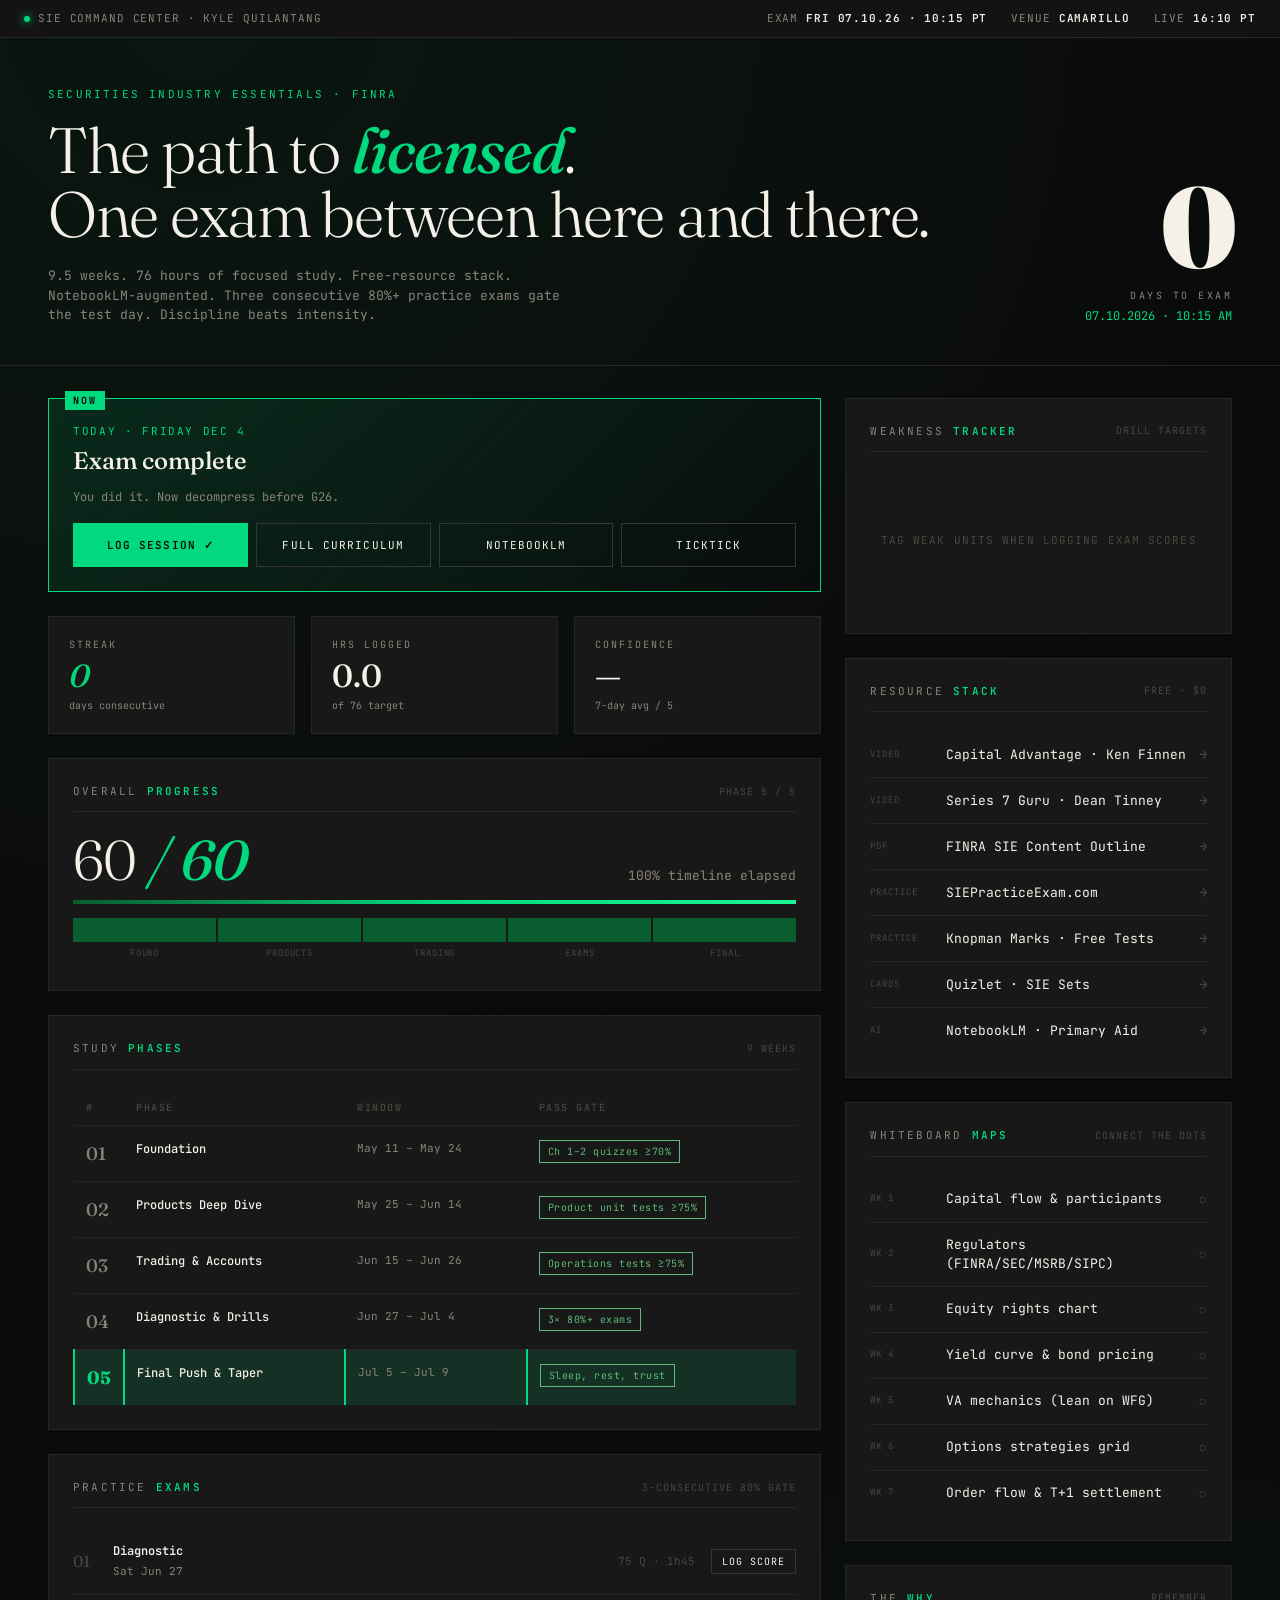
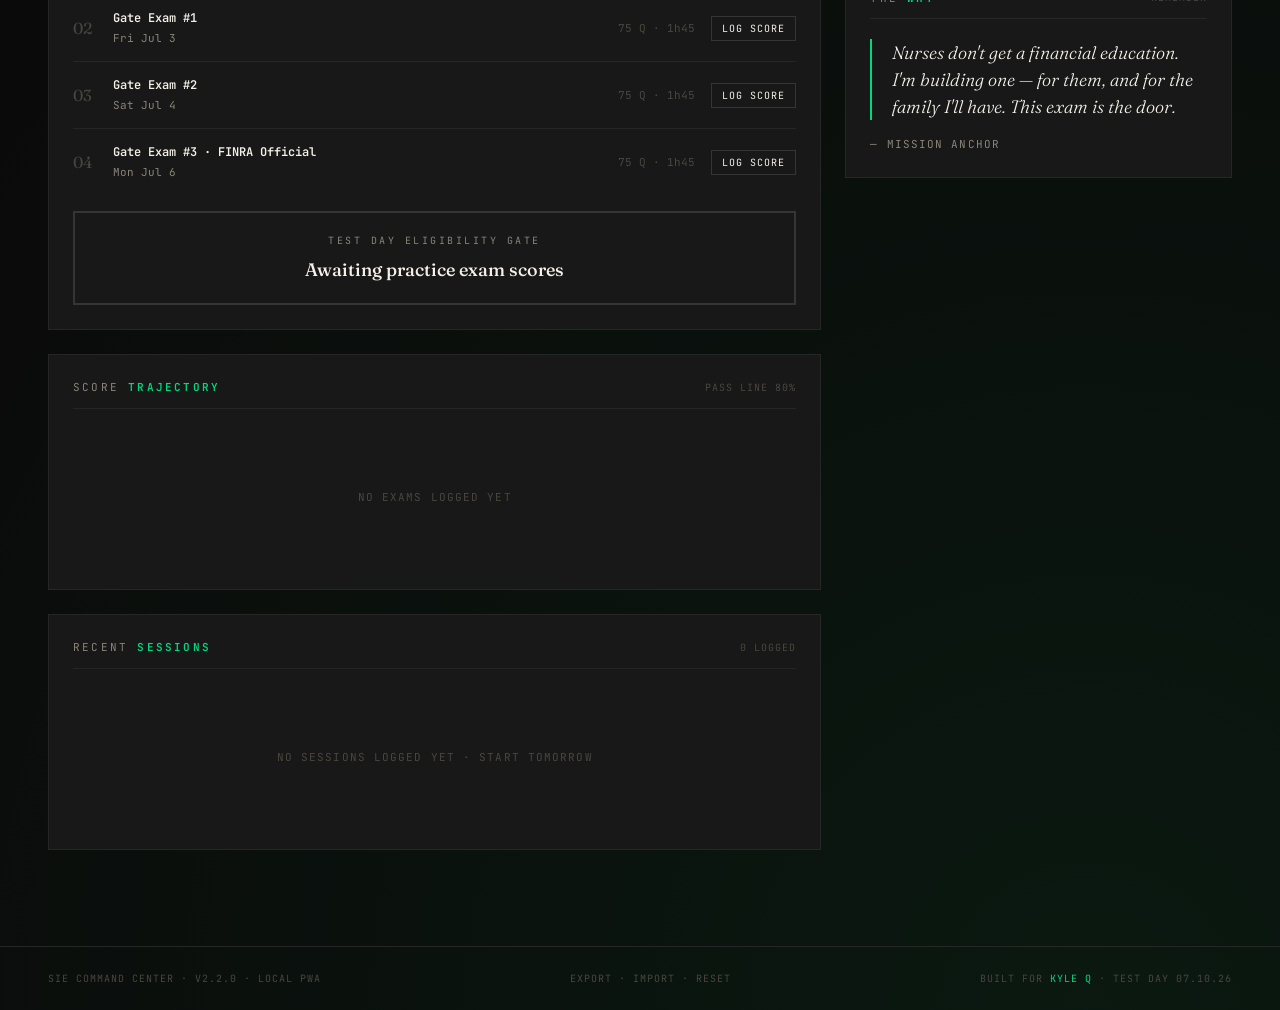
<file: index.html>
<!DOCTYPE html>
<html lang="en">
<head>
  <meta charset="UTF-8" />
  <meta name="viewport" content="width=device-width, initial-scale=1.0, viewport-fit=cover, user-scalable=no" />
  <title>SIE Command Center · Kyle Quilantang</title>
  <meta name="description" content="A finance-terminal study dashboard for the FINRA SIE exam." />

  <link rel="manifest" href="manifest.json" />
  <meta name="theme-color" content="#0a0a0a" />
  <meta name="apple-mobile-web-app-capable" content="yes" />
  <meta name="apple-mobile-web-app-status-bar-style" content="black-translucent" />
  <meta name="apple-mobile-web-app-title" content="SIE" />
  <meta name="mobile-web-app-capable" content="yes" />
  <link rel="apple-touch-icon" href="icons/icon-180.png" />
  <link rel="apple-touch-icon" sizes="180x180" href="icons/icon-180.png" />
  <link rel="icon" type="image/png" sizes="192x192" href="icons/icon-192.png" />
  <link rel="icon" type="image/png" sizes="512x512" href="icons/icon-512.png" />
  <link rel="icon" type="image/svg+xml" href="icons/icon.svg" />

  <link rel="preconnect" href="https://fonts.googleapis.com">
  <link rel="preconnect" href="https://fonts.gstatic.com" crossorigin>
  <link href="https://fonts.googleapis.com/css2?family=Fraunces:ital,opsz,wght@0,9..144,300;0,9..144,500;0,9..144,700;0,9..144,900;1,9..144,500&family=JetBrains+Mono:wght@400;500;600;700&display=swap" rel="stylesheet">

  <link rel="stylesheet" href="css/styles.css" />
</head>
<body>

<div class="ticker">
  <div><span class="pulse"></span>SIE COMMAND CENTER · KYLE QUILANTANG</div>
  <div class="ticker-right">
    <span>EXAM <strong>FRI 07.10.26 · 10:15 PT</strong></span>
    <span>VENUE <strong>CAMARILLO</strong></span>
    <span id="liveTime">LIVE <strong>--:--</strong></span>
  </div>
</div>

<section class="hero">
  <div>
    <div class="hero-label">Securities Industry Essentials · FINRA</div>
    <h1 class="hero-title">The path to <em>licensed</em>.<br/>One exam between here and there.</h1>
    <p class="hero-sub">9.5 weeks. 76 hours of focused study. Free-resource stack. NotebookLM-augmented. Three consecutive 80%+ practice exams gate the test day. Discipline beats intensity.</p>
  </div>
  <div class="countdown">
    <div class="countdown-number" id="daysLeft">—</div>
    <div class="countdown-label">Days to Exam</div>
    <div class="countdown-date">07.10.2026 · 10:15 AM</div>
  </div>
</section>

<div class="grid">

  <div class="col">

    <div class="today-block">
      <div class="today-day" id="todayDay">TODAY · LOADING…</div>
      <div class="drift-row" id="driftRow"></div>
      <div class="lesson-card" id="lessonCard"></div>
      <div class="today-task" id="todayTask">—</div>
      <div class="today-detail" id="todayDetail">Loading current focus…</div>
      <div class="week-checklist" id="weekChecklist"></div>
      <div class="today-actions">
        <button class="btn primary" data-action="open-session">Log Session ✓</button>
        <button class="btn" data-action="open-curriculum">Full Curriculum</button>
        <button class="btn" data-action="open-notebook">NotebookLM</button>
        <button class="btn" data-action="open-ticktick">TickTick</button>
      </div>
    </div>

    <div class="stat-row">
      <div class="stat-card">
        <div class="label">Streak</div>
        <div class="value"><em id="streak">0</em></div>
        <div class="delta">days consecutive</div>
      </div>
      <div class="stat-card">
        <div class="label">Hrs Logged</div>
        <div class="value" id="hoursLogged">0</div>
        <div class="delta">of 76 target</div>
      </div>
      <div class="stat-card">
        <div class="label">Confidence</div>
        <div class="value" id="confValue">—</div>
        <div class="delta">7-day avg / 5</div>
      </div>
    </div>

    <div class="panel">
      <div class="panel-header">
        <div class="panel-title">Overall <strong>Progress</strong></div>
        <div class="panel-meta" id="phaseLabel">PHASE — / 5</div>
      </div>
      <div class="progress-stat">
        <div class="num" id="progressNum">— <em>/ 60</em></div>
        <div class="pct" id="progressPct">0% complete</div>
      </div>
      <div class="bar"><div class="bar-fill" id="barFill" style="width: 0%"></div></div>
      <div class="bar-segments" id="phaseSegs">
        <div class="seg"><div class="seg-label">FOUND</div></div>
        <div class="seg"><div class="seg-label">PRODUCTS</div></div>
        <div class="seg"><div class="seg-label">TRADING</div></div>
        <div class="seg"><div class="seg-label">EXAMS</div></div>
        <div class="seg"><div class="seg-label">FINAL</div></div>
      </div>
    </div>

    <div class="panel">
      <div class="panel-header">
        <div class="panel-title">Study <strong>Phases</strong></div>
        <div class="panel-meta">9 WEEKS</div>
      </div>
      <div class="phase-scroll">
        <table>
          <thead>
            <tr><th>#</th><th>Phase</th><th>Window</th><th>Pass Gate</th></tr>
          </thead>
          <tbody id="phaseTable"></tbody>
        </table>
      </div>
    </div>

    <div class="panel">
      <div class="panel-header">
        <div class="panel-title">Practice <strong>Exams</strong></div>
        <div class="panel-meta">3-CONSECUTIVE 80% GATE</div>
      </div>
      <div id="examList"></div>
      <div class="gate-status" id="gateStatus">
        <div class="gate-label">Test Day Eligibility Gate</div>
        <div class="gate-text" id="gateText">Awaiting practice exam scores</div>
      </div>
    </div>

    <div class="panel">
      <div class="panel-header">
        <div class="panel-title">Score <strong>Trajectory</strong></div>
        <div class="panel-meta">PASS LINE 80%</div>
      </div>
      <div id="chartWrap">
        <div class="chart-empty">No exams logged yet</div>
      </div>
    </div>

    <div class="panel">
      <div class="panel-header">
        <div class="panel-title">Recent <strong>Sessions</strong></div>
        <div class="panel-meta" id="sessionsMeta">0 LOGGED</div>
      </div>
      <div id="sessionsList">
        <div class="chart-empty">No sessions logged yet · Start tomorrow</div>
      </div>
    </div>

  </div>

  <div class="col">

    <div class="panel">
      <div class="panel-header">
        <div class="panel-title">Weakness <strong>Tracker</strong></div>
        <div class="panel-meta">DRILL TARGETS</div>
      </div>
      <div id="weaknessList">
        <div class="chart-empty">Tag weak units when logging exam scores</div>
      </div>
    </div>

    <div class="panel">
      <div class="panel-header">
        <div class="panel-title">Resource <strong>Stack</strong></div>
        <div class="panel-meta">FREE · $0</div>
      </div>
      <div class="resource-list">
        <a class="resource" href="https://www.youtube.com/@CapitalAdvantageTutoring" target="_blank" rel="noopener">
          <span class="resource-tag">VIDEO</span>
          <span class="resource-name">Capital Advantage · Ken Finnen</span>
          <span class="resource-arrow">→</span>
        </a>
        <a class="resource" href="https://www.youtube.com/@series7guru" target="_blank" rel="noopener">
          <span class="resource-tag">VIDEO</span>
          <span class="resource-name">Series 7 Guru · Dean Tinney</span>
          <span class="resource-arrow">→</span>
        </a>
        <a class="resource" href="https://www.finra.org/registration-exams-ce/qualification-exams/sie/content-outline" target="_blank" rel="noopener">
          <span class="resource-tag">PDF</span>
          <span class="resource-name">FINRA SIE Content Outline</span>
          <span class="resource-arrow">→</span>
        </a>
        <a class="resource" href="https://siepracticeexam.com" target="_blank" rel="noopener">
          <span class="resource-tag">PRACTICE</span>
          <span class="resource-name">SIEPracticeExam.com</span>
          <span class="resource-arrow">→</span>
        </a>
        <a class="resource" href="https://www.knopman.com/sie-exam-prep/" target="_blank" rel="noopener">
          <span class="resource-tag">PRACTICE</span>
          <span class="resource-name">Knopman Marks · Free Tests</span>
          <span class="resource-arrow">→</span>
        </a>
        <a class="resource" href="https://quizlet.com/subject/sie/" target="_blank" rel="noopener">
          <span class="resource-tag">CARDS</span>
          <span class="resource-name">Quizlet · SIE Sets</span>
          <span class="resource-arrow">→</span>
        </a>
        <a class="resource" href="https://notebooklm.google.com" target="_blank" rel="noopener">
          <span class="resource-tag">AI</span>
          <span class="resource-name">NotebookLM · Primary Aid</span>
          <span class="resource-arrow">→</span>
        </a>
      </div>
    </div>

    <div class="panel">
      <div class="panel-header">
        <div class="panel-title">Whiteboard <strong>Maps</strong></div>
        <div class="panel-meta">CONNECT THE DOTS</div>
      </div>
      <div class="resource-list" id="whiteboardList"></div>
    </div>

    <div class="panel">
      <div class="panel-header">
        <div class="panel-title">The <strong>Why</strong></div>
        <div class="panel-meta">REMEMBER</div>
      </div>
      <div class="support-quote">Nurses don't get a financial education. I'm building one — for them, and for the family I'll have. This exam is the door.</div>
      <div class="support-attr">— Mission Anchor</div>
    </div>

  </div>

</div>

<footer>
  <div>SIE COMMAND CENTER · <span id="appVersion">v—</span> · LOCAL PWA</div>
  <div>
    <button data-action="export">Export</button> ·
    <button data-action="import">Import</button> ·
    <button data-action="reset">Reset</button>
  </div>
  <div>BUILT FOR <em>KYLE Q</em> · TEST DAY 07.10.26</div>
</footer>

<div class="modal-backdrop" id="sessionModal" data-dismiss="backdrop">
  <div class="modal" role="dialog" aria-labelledby="sessionTitle">
    <div class="modal-header">
      <div class="modal-title" id="sessionTitle">Log <strong>Session</strong></div>
      <button class="modal-close" data-action="close-session" aria-label="Close">×</button>
    </div>
    <div class="modal-body">
      <div class="modal-section">
        <div class="modal-label">Hours Studied</div>
        <div class="hour-grid" id="hourGrid"></div>
      </div>
      <div class="modal-section">
        <div class="modal-label">Confidence (1–5)</div>
        <div class="conf-row" id="confRow"></div>
        <div class="conf-scale">
          <span>Lost</span><span>Shaky</span><span>OK</span><span>Solid</span><span>Locked</span>
        </div>
      </div>
      <div class="modal-section">
        <div class="modal-label">Topic / Notes (optional)</div>
        <input id="sessionTopic" placeholder="e.g. Capital Advantage Ch 3 + 20 Quizlet cards" maxlength="200" />
      </div>
      <div class="modal-section">
        <button class="btn primary" style="width:100%; padding:14px;" data-action="save-session">Log Session</button>
      </div>
    </div>
  </div>
</div>

<div class="modal-backdrop" id="examModal" data-dismiss="backdrop">
  <div class="modal" role="dialog" aria-labelledby="examTitle">
    <div class="modal-header">
      <div class="modal-title" id="examTitle">Log <strong>Exam Score</strong></div>
      <button class="modal-close" data-action="close-exam" aria-label="Close">×</button>
    </div>
    <div class="modal-body">
      <div class="modal-section">
        <div class="modal-label" id="examModalSubtitle">Practice Exam #—</div>
        <input id="examScore" type="number" min="0" max="100" placeholder="Score (0–100)" />
      </div>
      <div class="modal-section">
        <div class="modal-label">Weak Units (tag what tripped you)</div>
        <div class="tag-row" id="weakTagRow"></div>
      </div>
      <div class="modal-section">
        <div class="modal-label">Notes (optional)</div>
        <input id="examNotes" placeholder="What patterns showed up?" maxlength="200" />
      </div>
      <div class="modal-section">
        <button class="btn primary" style="width:100%; padding:14px;" data-action="save-exam">Save Score</button>
      </div>
    </div>
  </div>
</div>

<div class="modal-backdrop" id="curriculumModal" data-dismiss="backdrop">
  <div class="modal modal-wide" role="dialog" aria-labelledby="curriculumTitle">
    <div class="modal-header">
      <div class="modal-title" id="curriculumTitle">Full <strong>Curriculum</strong> · 10-Week Plan</div>
      <button class="modal-close" data-action="close-curriculum" aria-label="Close">×</button>
    </div>
    <div class="modal-body" id="curriculumBody"></div>
  </div>
</div>

<div class="test-day" id="testDay">
  <div class="test-day-tag">TEST DAY · 07.10.2026</div>
  <div class="test-day-time">10:15</div>
  <div class="test-day-msg">Drive to Camarillo. You've got this.</div>
  <div class="test-day-detail">
    <div>LEAVE WAGON WHEEL · <strong>9:15 AM</strong></div>
    <div>ARRIVE BY · <strong>9:45 AM</strong></div>
    <div>VENTURA–CAMARILLO TEST CENTER</div>
    <div>400 W VENTURA BLVD · STE 130 · CAMARILLO CA</div>
    <div>ELIGIBILITY ID · <strong>T0887186</strong></div>
  </div>
  <button class="test-day-exit" data-action="exit-testday">[ exit test day mode ]</button>
</div>

<div class="install-hint" id="installHint">
  <span>Add to Home Screen → Share button → "Add to Home Screen"</span>
  <button data-action="dismiss-install">Got it</button>
</div>

<script src="js/data.js"></script>
<script src="js/storage.js"></script>
<script src="js/render.js"></script>
<script src="js/app.js"></script>

</body>
</html>
</file>
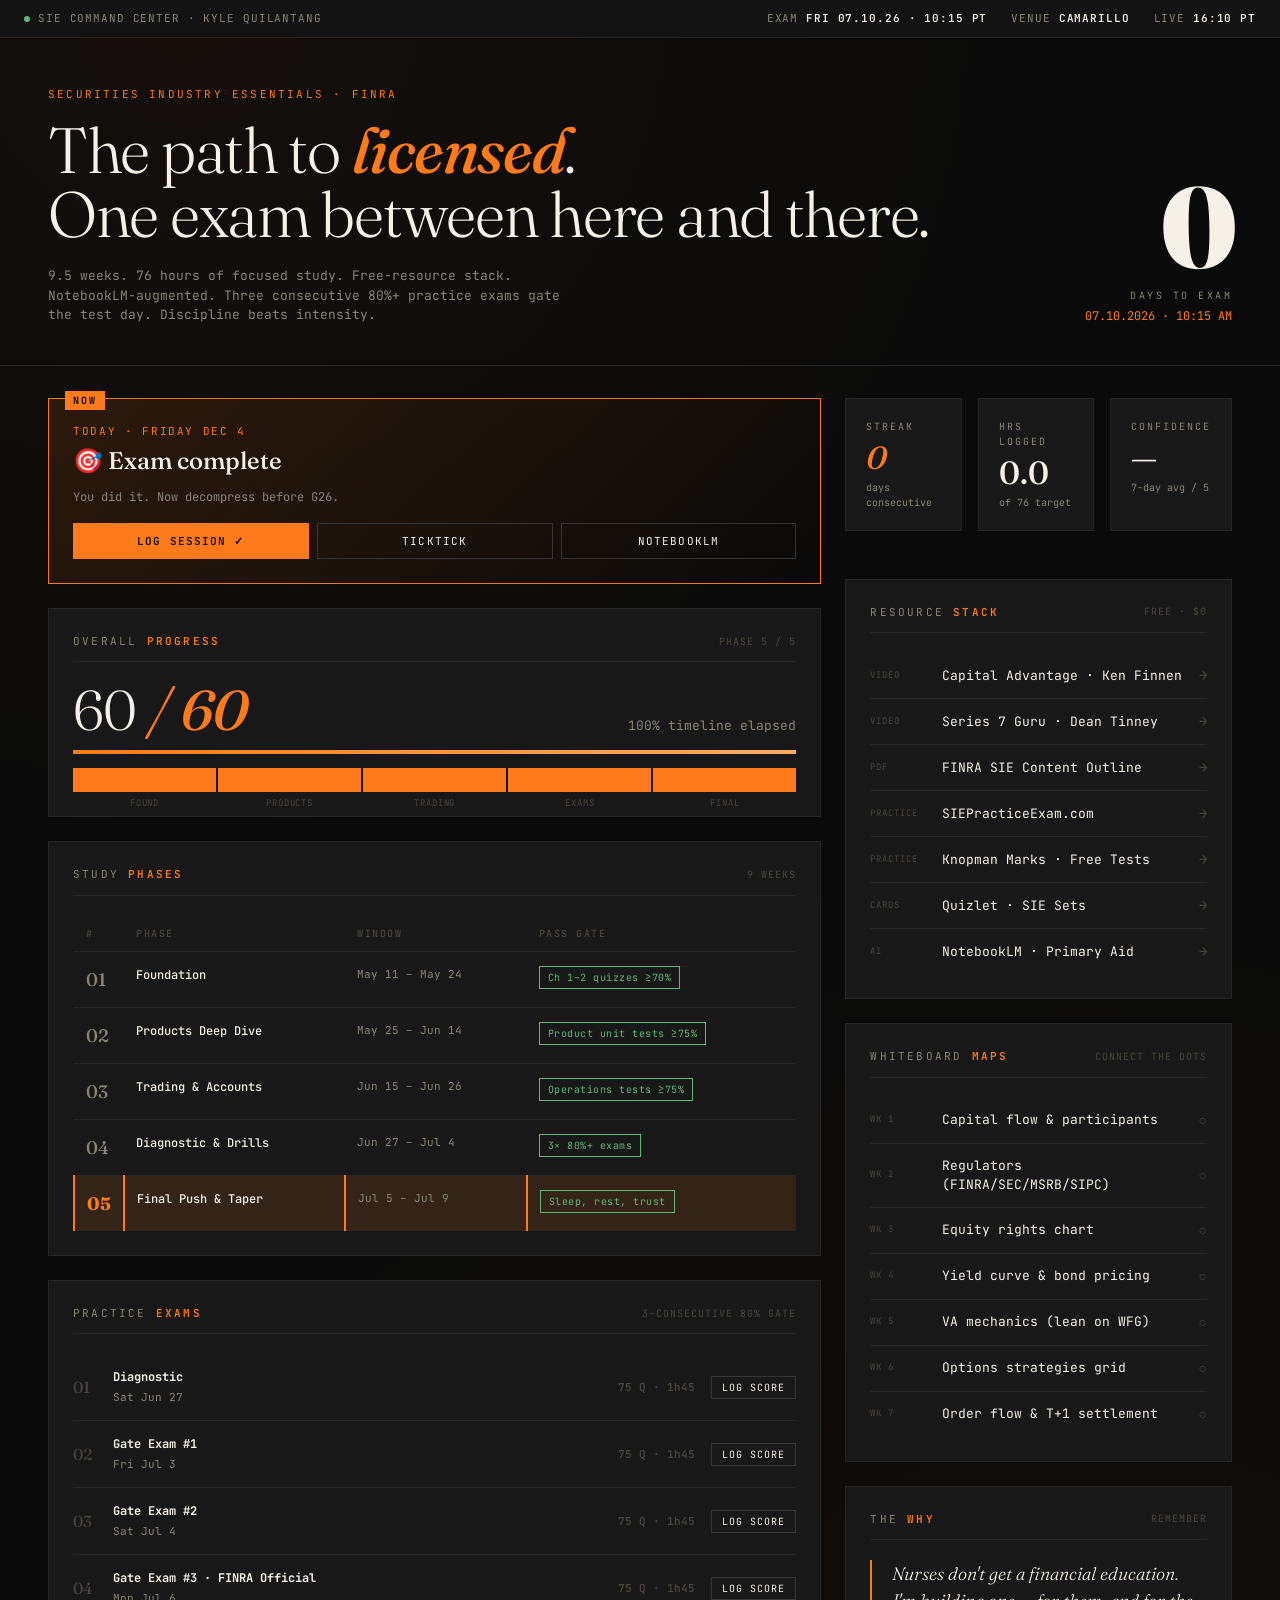
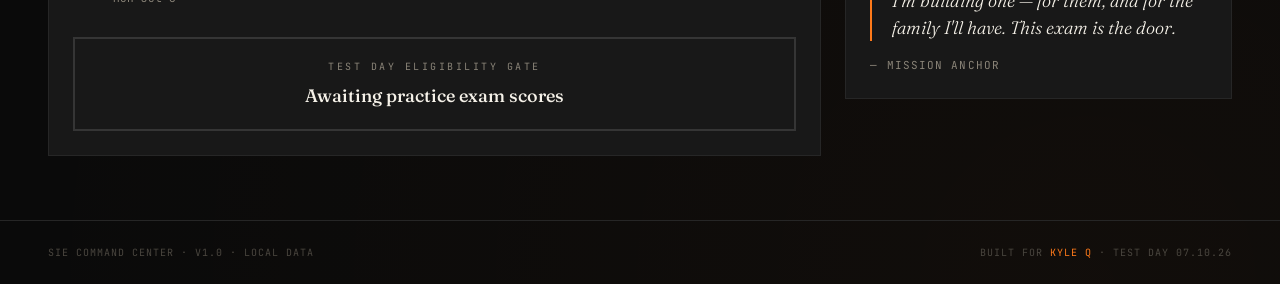
<file: archive/v1.html>
<!DOCTYPE html>
<html lang="en">
<head>
<meta charset="UTF-8" />
<meta name="viewport" content="width=device-width, initial-scale=1.0" />
<title>SIE Command Center — Kyle Quilantang</title>
<link rel="preconnect" href="https://fonts.googleapis.com">
<link rel="preconnect" href="https://fonts.gstatic.com" crossorigin>
<link href="https://fonts.googleapis.com/css2?family=Fraunces:ital,opsz,wght@0,9..144,300;0,9..144,500;0,9..144,700;0,9..144,900;1,9..144,500&family=JetBrains+Mono:wght@400;500;600;700&display=swap" rel="stylesheet">
<style>
  :root {
    --bg: #0a0a0a;
    --bg-elev: #131313;
    --bg-card: #181818;
    --border: #262626;
    --border-strong: #353535;
    --text: #f5f1e8;
    --text-dim: #8a8478;
    --text-faint: #4a463f;
    --accent: #ff7a1a;
    --accent-soft: rgba(255, 122, 26, 0.12);
    --accent-line: rgba(255, 122, 26, 0.35);
    --green: #5fb878;
    --red: #d65454;
    --yellow: #d4a02a;
    --display: 'Fraunces', Georgia, serif;
    --mono: 'JetBrains Mono', ui-monospace, monospace;
  }
  * { box-sizing: border-box; margin: 0; padding: 0; }
  html, body {
    background: var(--bg);
    color: var(--text);
    font-family: var(--mono);
    font-size: 14px;
    line-height: 1.5;
    -webkit-font-smoothing: antialiased;
    min-height: 100vh;
  }
  body {
    background-image:
      radial-gradient(circle at 15% 0%, rgba(255, 122, 26, 0.04), transparent 40%),
      radial-gradient(circle at 85% 100%, rgba(255, 122, 26, 0.03), transparent 50%);
  }

  /* ===== HEADER / TICKER ===== */
  .ticker {
    border-bottom: 1px solid var(--border);
    background: var(--bg-elev);
    padding: 10px 24px;
    display: flex;
    justify-content: space-between;
    align-items: center;
    font-size: 11px;
    letter-spacing: 0.08em;
    text-transform: uppercase;
    color: var(--text-dim);
  }
  .ticker .pulse {
    display: inline-block;
    width: 6px; height: 6px;
    border-radius: 50%;
    background: var(--green);
    margin-right: 8px;
    animation: pulse 2s infinite;
  }
  @keyframes pulse {
    0%, 100% { opacity: 1; }
    50% { opacity: 0.4; }
  }
  .ticker-right { display: flex; gap: 24px; }
  .ticker-right span strong { color: var(--text); font-weight: 600; }

  /* ===== HERO ===== */
  .hero {
    padding: 48px 48px 40px;
    border-bottom: 1px solid var(--border);
    display: grid;
    grid-template-columns: 1fr auto;
    gap: 48px;
    align-items: end;
  }
  .hero-label {
    font-family: var(--mono);
    font-size: 11px;
    letter-spacing: 0.2em;
    text-transform: uppercase;
    color: var(--accent);
    margin-bottom: 16px;
  }
  .hero-title {
    font-family: var(--display);
    font-weight: 300;
    font-size: clamp(40px, 5vw, 72px);
    line-height: 1;
    letter-spacing: -0.02em;
    color: var(--text);
  }
  .hero-title em {
    font-style: italic;
    font-weight: 500;
    color: var(--accent);
  }
  .hero-sub {
    margin-top: 20px;
    font-family: var(--mono);
    color: var(--text-dim);
    font-size: 13px;
    max-width: 540px;
  }

  .countdown {
    text-align: right;
  }
  .countdown-number {
    font-family: var(--display);
    font-weight: 900;
    font-size: clamp(80px, 9vw, 140px);
    line-height: 0.85;
    color: var(--text);
    letter-spacing: -0.04em;
  }
  .countdown-label {
    font-family: var(--mono);
    font-size: 10px;
    letter-spacing: 0.25em;
    text-transform: uppercase;
    color: var(--text-dim);
    margin-top: 12px;
  }
  .countdown-date {
    font-family: var(--mono);
    font-size: 12px;
    color: var(--accent);
    margin-top: 4px;
  }

  /* ===== MAIN GRID ===== */
  .grid {
    padding: 32px 48px 64px;
    display: grid;
    grid-template-columns: 2fr 1fr;
    gap: 24px;
  }
  .col { display: flex; flex-direction: column; gap: 24px; }

  .panel {
    background: var(--bg-card);
    border: 1px solid var(--border);
    padding: 24px;
    position: relative;
  }
  .panel-header {
    display: flex;
    justify-content: space-between;
    align-items: center;
    margin-bottom: 20px;
    padding-bottom: 12px;
    border-bottom: 1px solid var(--border);
  }
  .panel-title {
    font-family: var(--mono);
    font-size: 11px;
    letter-spacing: 0.2em;
    text-transform: uppercase;
    color: var(--text-dim);
  }
  .panel-title strong {
    color: var(--accent);
    font-weight: 600;
  }
  .panel-meta {
    font-family: var(--mono);
    font-size: 10px;
    color: var(--text-faint);
    letter-spacing: 0.1em;
  }

  /* ===== PROGRESS BAR ===== */
  .progress-stat {
    display: flex;
    justify-content: space-between;
    align-items: baseline;
    margin-bottom: 12px;
  }
  .progress-stat .num {
    font-family: var(--display);
    font-size: 56px;
    font-weight: 300;
    color: var(--text);
    line-height: 1;
    letter-spacing: -0.02em;
  }
  .progress-stat .num em {
    font-style: italic;
    color: var(--accent);
    font-weight: 500;
  }
  .progress-stat .pct {
    font-family: var(--mono);
    font-size: 13px;
    color: var(--text-dim);
  }
  .bar {
    height: 4px;
    background: var(--border);
    position: relative;
    overflow: hidden;
  }
  .bar-fill {
    height: 100%;
    background: linear-gradient(90deg, var(--accent) 0%, #ffaa66 100%);
    transition: width 0.6s cubic-bezier(0.16, 1, 0.3, 1);
  }
  .bar-segments {
    display: flex;
    margin-top: 14px;
    gap: 2px;
  }
  .seg {
    flex: 1;
    height: 24px;
    background: var(--border);
    position: relative;
    cursor: pointer;
    transition: all 0.2s;
  }
  .seg:hover { background: var(--border-strong); }
  .seg.done {
    background: var(--accent);
  }
  .seg.current {
    background: var(--accent-soft);
    border-top: 2px solid var(--accent);
  }
  .seg-label {
    position: absolute;
    bottom: -18px;
    left: 50%;
    transform: translateX(-50%);
    font-size: 9px;
    color: var(--text-faint);
    letter-spacing: 0.1em;
  }

  /* ===== PHASE TABLE ===== */
  table {
    width: 100%;
    border-collapse: collapse;
    font-family: var(--mono);
    font-size: 12px;
  }
  th {
    text-align: left;
    padding: 10px 12px;
    font-size: 10px;
    letter-spacing: 0.15em;
    text-transform: uppercase;
    color: var(--text-faint);
    font-weight: 500;
    border-bottom: 1px solid var(--border);
  }
  td {
    padding: 14px 12px;
    border-bottom: 1px solid var(--border);
    color: var(--text);
    vertical-align: top;
  }
  tr:last-child td { border-bottom: none; }
  tr.current-phase td {
    background: var(--accent-soft);
    border-left: 2px solid var(--accent);
  }
  tr.current-phase td:first-child {
    color: var(--accent);
    font-weight: 700;
  }
  td.phase-num {
    font-family: var(--display);
    font-size: 18px;
    color: var(--text-dim);
    font-weight: 500;
    width: 40px;
  }
  td.phase-name { color: var(--text); font-weight: 500; }
  td.phase-dates { color: var(--text-dim); font-size: 11px; }
  .gate-pill {
    display: inline-block;
    padding: 3px 8px;
    font-size: 10px;
    border: 1px solid var(--border-strong);
    color: var(--text-dim);
    letter-spacing: 0.05em;
  }
  .gate-pill.met { color: var(--green); border-color: var(--green); }
  .gate-pill.active { color: var(--accent); border-color: var(--accent); }

  /* ===== TODAY ===== */
  .today-block {
    border: 1px solid var(--accent);
    padding: 24px;
    background: linear-gradient(135deg, var(--accent-soft) 0%, transparent 100%);
    position: relative;
  }
  .today-block::before {
    content: 'NOW';
    position: absolute;
    top: -8px; left: 16px;
    background: var(--accent);
    color: var(--bg);
    font-family: var(--mono);
    font-size: 10px;
    font-weight: 700;
    letter-spacing: 0.2em;
    padding: 2px 8px;
  }
  .today-day {
    font-family: var(--mono);
    font-size: 11px;
    letter-spacing: 0.15em;
    color: var(--accent);
    text-transform: uppercase;
  }
  .today-task {
    font-family: var(--display);
    font-size: 24px;
    font-weight: 500;
    line-height: 1.2;
    margin: 8px 0 12px;
    color: var(--text);
  }
  .today-detail {
    font-family: var(--mono);
    font-size: 12px;
    color: var(--text-dim);
    line-height: 1.6;
  }
  .today-actions {
    display: flex;
    gap: 8px;
    margin-top: 16px;
  }
  .btn {
    flex: 1;
    background: transparent;
    border: 1px solid var(--border-strong);
    color: var(--text);
    padding: 10px 14px;
    font-family: var(--mono);
    font-size: 11px;
    letter-spacing: 0.1em;
    text-transform: uppercase;
    cursor: pointer;
    transition: all 0.2s;
  }
  .btn:hover {
    border-color: var(--accent);
    color: var(--accent);
  }
  .btn.primary {
    background: var(--accent);
    color: var(--bg);
    border-color: var(--accent);
    font-weight: 600;
  }
  .btn.primary:hover {
    background: #ff8e3c;
  }

  /* ===== RESOURCE LIST ===== */
  .resource-list { display: flex; flex-direction: column; gap: 0; }
  .resource {
    display: grid;
    grid-template-columns: auto 1fr auto;
    gap: 12px;
    align-items: center;
    padding: 12px 0;
    border-bottom: 1px solid var(--border);
    text-decoration: none;
    color: var(--text);
    transition: padding 0.2s;
  }
  .resource:last-child { border-bottom: none; }
  .resource:hover {
    padding-left: 8px;
    color: var(--accent);
  }
  .resource-tag {
    font-family: var(--mono);
    font-size: 9px;
    color: var(--text-faint);
    letter-spacing: 0.1em;
    width: 60px;
  }
  .resource-name { font-size: 13px; }
  .resource-arrow { color: var(--text-faint); }
  .resource:hover .resource-arrow { color: var(--accent); }

  /* ===== STAT CARDS ===== */
  .stat-row {
    display: grid;
    grid-template-columns: repeat(3, 1fr);
    gap: 16px;
    margin-bottom: 24px;
  }
  .stat-card {
    background: var(--bg-card);
    border: 1px solid var(--border);
    padding: 20px;
  }
  .stat-card .label {
    font-family: var(--mono);
    font-size: 10px;
    letter-spacing: 0.2em;
    text-transform: uppercase;
    color: var(--text-dim);
    margin-bottom: 8px;
  }
  .stat-card .value {
    font-family: var(--display);
    font-size: 32px;
    font-weight: 500;
    color: var(--text);
    line-height: 1;
  }
  .stat-card .value em {
    font-style: italic;
    color: var(--accent);
  }
  .stat-card .delta {
    font-family: var(--mono);
    font-size: 10px;
    color: var(--text-dim);
    margin-top: 6px;
  }

  /* ===== PRACTICE EXAMS ===== */
  .exam-row {
    display: grid;
    grid-template-columns: 24px 1fr auto auto;
    gap: 16px;
    align-items: center;
    padding: 14px 0;
    border-bottom: 1px solid var(--border);
  }
  .exam-row:last-child { border-bottom: none; }
  .exam-num {
    font-family: var(--display);
    font-size: 16px;
    color: var(--text-faint);
  }
  .exam-name { font-size: 12px; }
  .exam-name strong { color: var(--text); display: block; margin-bottom: 2px; }
  .exam-name span { color: var(--text-dim); font-size: 11px; }
  .exam-score {
    font-family: var(--mono);
    font-weight: 600;
    font-size: 13px;
  }
  .exam-score.locked { color: var(--text-faint); }
  .exam-score.pass { color: var(--green); }
  .exam-score.fail { color: var(--red); }
  .exam-score.pending { color: var(--yellow); }

  /* ===== GATE ===== */
  .gate-status {
    border: 2px solid var(--border-strong);
    padding: 20px;
    text-align: center;
    margin-top: 16px;
  }
  .gate-status.met {
    border-color: var(--green);
    background: rgba(95, 184, 120, 0.06);
  }
  .gate-label {
    font-family: var(--mono);
    font-size: 10px;
    letter-spacing: 0.25em;
    text-transform: uppercase;
    color: var(--text-dim);
    margin-bottom: 8px;
  }
  .gate-text {
    font-family: var(--display);
    font-size: 18px;
    font-weight: 500;
    color: var(--text);
  }
  .gate-status.met .gate-text { color: var(--green); }

  /* ===== SUPPORT ===== */
  .support-quote {
    font-family: var(--display);
    font-style: italic;
    font-weight: 300;
    font-size: 18px;
    line-height: 1.5;
    color: var(--text);
    border-left: 2px solid var(--accent);
    padding-left: 20px;
    margin: 16px 0;
  }
  .support-attr {
    font-family: var(--mono);
    font-size: 11px;
    color: var(--text-dim);
    letter-spacing: 0.1em;
    text-transform: uppercase;
  }

  /* ===== FOOTER ===== */
  footer {
    padding: 24px 48px;
    border-top: 1px solid var(--border);
    font-family: var(--mono);
    font-size: 10px;
    color: var(--text-faint);
    letter-spacing: 0.1em;
    text-transform: uppercase;
    display: flex;
    justify-content: space-between;
  }
  footer em { color: var(--accent); font-style: normal; }

  /* ===== RESPONSIVE ===== */
  @media (max-width: 900px) {
    .hero { grid-template-columns: 1fr; padding: 32px 24px; }
    .hero { gap: 24px; }
    .countdown { text-align: left; }
    .grid { grid-template-columns: 1fr; padding: 24px; }
    .stat-row { grid-template-columns: 1fr; }
    .ticker { flex-direction: column; gap: 6px; align-items: flex-start; padding: 10px 16px; }
    footer { flex-direction: column; gap: 8px; padding: 16px 24px; }
  }

  /* ===== STAGGERED ENTRANCE ===== */
  .panel, .stat-card, .today-block {
    opacity: 0;
    transform: translateY(12px);
    animation: rise 0.7s cubic-bezier(0.16, 1, 0.3, 1) forwards;
  }
  .panel:nth-child(1) { animation-delay: 0.05s; }
  .panel:nth-child(2) { animation-delay: 0.15s; }
  .panel:nth-child(3) { animation-delay: 0.25s; }
  .panel:nth-child(4) { animation-delay: 0.35s; }
  @keyframes rise {
    to { opacity: 1; transform: translateY(0); }
  }
</style>
</head>
<body>

<!-- TICKER -->
<div class="ticker">
  <div><span class="pulse"></span>SIE COMMAND CENTER · KYLE QUILANTANG</div>
  <div class="ticker-right">
    <span>EXAM <strong>FRI 07.10.26 · 10:15 PT</strong></span>
    <span>VENUE <strong>CAMARILLO</strong></span>
    <span id="liveTime">LIVE <strong>--:--</strong></span>
  </div>
</div>

<!-- HERO -->
<section class="hero">
  <div>
    <div class="hero-label">Securities Industry Essentials · FINRA</div>
    <h1 class="hero-title">The path to <em>licensed</em>.<br/>One exam between here and there.</h1>
    <p class="hero-sub">9.5 weeks. 76 hours of focused study. Free-resource stack. NotebookLM-augmented. Three consecutive 80%+ practice exams gate the test day. Discipline beats intensity.</p>
  </div>
  <div class="countdown">
    <div class="countdown-number" id="daysLeft">—</div>
    <div class="countdown-label">Days to Exam</div>
    <div class="countdown-date">07.10.2026 · 10:15 AM</div>
  </div>
</section>

<!-- MAIN GRID -->
<div class="grid">

  <!-- LEFT COLUMN -->
  <div class="col">

    <!-- TODAY BLOCK -->
    <div class="today-block">
      <div class="today-day" id="todayDay">TODAY · LOADING…</div>
      <div class="today-task" id="todayTask">—</div>
      <div class="today-detail" id="todayDetail">Loading current focus…</div>
      <div class="today-actions">
        <button class="btn primary" onclick="logSession()">Log Session ✓</button>
        <button class="btn" onclick="window.open('https://ticktick.com', '_blank')">TickTick</button>
        <button class="btn" onclick="window.open('https://notebooklm.google.com', '_blank')">NotebookLM</button>
      </div>
    </div>

    <!-- PROGRESS PANEL -->
    <div class="panel">
      <div class="panel-header">
        <div class="panel-title">Overall <strong>Progress</strong></div>
        <div class="panel-meta" id="phaseLabel">PHASE — / 5</div>
      </div>
      <div class="progress-stat">
        <div class="num" id="progressNum">— <em>/ 66</em></div>
        <div class="pct" id="progressPct">0% complete</div>
      </div>
      <div class="bar"><div class="bar-fill" id="barFill" style="width: 0%"></div></div>
      <div class="bar-segments" id="phaseSegs">
        <div class="seg"><div class="seg-label">FOUND</div></div>
        <div class="seg"><div class="seg-label">PRODUCTS</div></div>
        <div class="seg"><div class="seg-label">TRADING</div></div>
        <div class="seg"><div class="seg-label">EXAMS</div></div>
        <div class="seg"><div class="seg-label">FINAL</div></div>
      </div>
    </div>

    <!-- PHASE TABLE -->
    <div class="panel">
      <div class="panel-header">
        <div class="panel-title">Study <strong>Phases</strong></div>
        <div class="panel-meta">9 WEEKS</div>
      </div>
      <table>
        <thead>
          <tr><th>#</th><th>Phase</th><th>Window</th><th>Pass Gate</th></tr>
        </thead>
        <tbody id="phaseTable"></tbody>
      </table>
    </div>

    <!-- PRACTICE EXAMS -->
    <div class="panel">
      <div class="panel-header">
        <div class="panel-title">Practice <strong>Exams</strong></div>
        <div class="panel-meta">3-CONSECUTIVE 80% GATE</div>
      </div>
      <div id="examList"></div>
      <div class="gate-status" id="gateStatus">
        <div class="gate-label">Test Day Eligibility Gate</div>
        <div class="gate-text" id="gateText">Awaiting practice exam scores</div>
      </div>
    </div>

  </div>

  <!-- RIGHT COLUMN -->
  <div class="col">

    <!-- STATS -->
    <div class="stat-row">
      <div class="stat-card">
        <div class="label">Streak</div>
        <div class="value"><em id="streak">0</em></div>
        <div class="delta">days consecutive</div>
      </div>
      <div class="stat-card">
        <div class="label">Hrs Logged</div>
        <div class="value" id="hoursLogged">0</div>
        <div class="delta">of 76 target</div>
      </div>
      <div class="stat-card">
        <div class="label">Confidence</div>
        <div class="value" id="confValue">—</div>
        <div class="delta">7-day avg / 5</div>
      </div>
    </div>

    <!-- RESOURCES -->
    <div class="panel">
      <div class="panel-header">
        <div class="panel-title">Resource <strong>Stack</strong></div>
        <div class="panel-meta">FREE · $0</div>
      </div>
      <div class="resource-list">
        <a class="resource" href="https://www.youtube.com/@CapitalAdvantageTutoring" target="_blank">
          <span class="resource-tag">VIDEO</span>
          <span class="resource-name">Capital Advantage · Ken Finnen</span>
          <span class="resource-arrow">→</span>
        </a>
        <a class="resource" href="https://www.youtube.com/@series7guru" target="_blank">
          <span class="resource-tag">VIDEO</span>
          <span class="resource-name">Series 7 Guru · Dean Tinney</span>
          <span class="resource-arrow">→</span>
        </a>
        <a class="resource" href="https://www.finra.org/registration-exams-ce/qualification-exams/sie/content-outline" target="_blank">
          <span class="resource-tag">PDF</span>
          <span class="resource-name">FINRA SIE Content Outline</span>
          <span class="resource-arrow">→</span>
        </a>
        <a class="resource" href="https://siepracticeexam.com" target="_blank">
          <span class="resource-tag">PRACTICE</span>
          <span class="resource-name">SIEPracticeExam.com</span>
          <span class="resource-arrow">→</span>
        </a>
        <a class="resource" href="https://www.knopman.com/sie-exam-prep/" target="_blank">
          <span class="resource-tag">PRACTICE</span>
          <span class="resource-name">Knopman Marks · Free Tests</span>
          <span class="resource-arrow">→</span>
        </a>
        <a class="resource" href="https://quizlet.com/subject/sie/" target="_blank">
          <span class="resource-tag">CARDS</span>
          <span class="resource-name">Quizlet · SIE Sets</span>
          <span class="resource-arrow">→</span>
        </a>
        <a class="resource" href="https://notebooklm.google.com" target="_blank">
          <span class="resource-tag">AI</span>
          <span class="resource-name">NotebookLM · Primary Aid</span>
          <span class="resource-arrow">→</span>
        </a>
      </div>
    </div>

    <!-- WHITEBOARD MAPS -->
    <div class="panel">
      <div class="panel-header">
        <div class="panel-title">Whiteboard <strong>Maps</strong></div>
        <div class="panel-meta">CONNECT THE DOTS</div>
      </div>
      <div class="resource-list">
        <div class="resource"><span class="resource-tag">WK 1</span><span class="resource-name">Capital flow & participants</span><span class="resource-arrow">○</span></div>
        <div class="resource"><span class="resource-tag">WK 2</span><span class="resource-name">Regulators (FINRA/SEC/MSRB/SIPC)</span><span class="resource-arrow">○</span></div>
        <div class="resource"><span class="resource-tag">WK 3</span><span class="resource-name">Equity rights chart</span><span class="resource-arrow">○</span></div>
        <div class="resource"><span class="resource-tag">WK 4</span><span class="resource-name">Yield curve & bond pricing</span><span class="resource-arrow">○</span></div>
        <div class="resource"><span class="resource-tag">WK 5</span><span class="resource-name">VA mechanics (lean on WFG)</span><span class="resource-arrow">○</span></div>
        <div class="resource"><span class="resource-tag">WK 6</span><span class="resource-name">Options strategies grid</span><span class="resource-arrow">○</span></div>
        <div class="resource"><span class="resource-tag">WK 7</span><span class="resource-name">Order flow & T+1 settlement</span><span class="resource-arrow">○</span></div>
      </div>
    </div>

    <!-- WHY -->
    <div class="panel">
      <div class="panel-header">
        <div class="panel-title">The <strong>Why</strong></div>
        <div class="panel-meta">REMEMBER</div>
      </div>
      <div class="support-quote">Nurses don't get a financial education. I'm building one — for them, and for the family I'll have. This exam is the door.</div>
      <div class="support-attr">— Mission Anchor</div>
    </div>

  </div>

</div>

<footer>
  <div>SIE COMMAND CENTER · v1.0 · LOCAL DATA</div>
  <div>BUILT FOR <em>KYLE Q</em> · TEST DAY 07.10.26</div>
</footer>

<script>
  // ===== DATA =====
  const EXAM_DATE = new Date('2026-07-10T10:15:00-07:00');
  const STUDY_START = new Date('2026-05-11T06:00:00-07:00');

  const PHASES = [
    { num: 1, name: 'Foundation', start: '2026-05-11', end: '2026-05-24', gate: 'Ch 1–2 quizzes ≥70%' },
    { num: 2, name: 'Products Deep Dive', start: '2026-05-25', end: '2026-06-14', gate: 'Product unit tests ≥75%' },
    { num: 3, name: 'Trading & Accounts', start: '2026-06-15', end: '2026-06-26', gate: 'Operations tests ≥75%' },
    { num: 4, name: 'Diagnostic & Drills', start: '2026-06-27', end: '2026-07-04', gate: '3× 80%+ exams' },
    { num: 5, name: 'Final Push & Taper', start: '2026-07-05', end: '2026-07-09', gate: 'Sleep, rest, trust' }
  ];

  const WEEKLY_FOCUS = {
    1: { topic: 'Capital Markets', detail: 'Capital Advantage videos 1–4. Take notes. Build participant flow whiteboard map Saturday.' },
    2: { topic: 'Regulatory Framework', detail: 'FINRA, SEC, MSRB, SIPC. Two-Teachers method. NotebookLM regulator mind map.' },
    3: { topic: 'Equity Securities', detail: 'Common, preferred, ADRs. Whiteboard the rights chart. SIEPracticeExam equity questions.' },
    4: { topic: 'Debt Securities', detail: 'Corporate, muni, treasury. Yield curve mastery. CertFuel debt drills.' },
    5: { topic: 'Packaged Products', detail: 'Mutual funds, ETFs, VAs. ⭐ Lean on WFG knowledge. Confidence anchor week.' },
    6: { topic: 'Options + Retirement', detail: 'Calls, puts, basic spreads. IRA types. Whiteboard strategies grid.' },
    7: { topic: 'Trading & Markets', detail: 'Order types, settlement, margin. Order flow whiteboard map.' },
    8: { topic: 'Customer Accounts + Practice Exams', detail: 'Suitability, prohibited practices. Practice Exam #1 Saturday.' },
    9: { topic: 'Final Push', detail: 'Practice Exams #2, #3. 80%+ on each. Light review only the final week.' },
    10: { topic: 'Test Week', detail: 'Practice Exam #4 Monday. Light flashcards Tue–Wed. Rest Thursday.' }
  };

  const EXAMS = [
    { num: 1, name: 'Diagnostic', date: '2026-06-27', label: 'Sat Jun 27' },
    { num: 2, name: 'Gate Exam #1', date: '2026-07-03', label: 'Fri Jul 3' },
    { num: 3, name: 'Gate Exam #2', date: '2026-07-04', label: 'Sat Jul 4' },
    { num: 4, name: 'Gate Exam #3 · FINRA Official', date: '2026-07-06', label: 'Mon Jul 6' }
  ];

  // ===== STATE =====
  function loadState() {
    try { return JSON.parse(localStorage.getItem('sie-state') || '{}'); } catch (e) { return {}; }
  }
  function saveState(s) { localStorage.setItem('sie-state', JSON.stringify(s)); }
  let state = loadState();
  state.sessions = state.sessions || []; // [{date, hours, confidence}]
  state.examScores = state.examScores || {}; // {1: 72, 2: null, ...}

  // ===== COUNTDOWN =====
  function updateCountdown() {
    const now = new Date();
    const diff = EXAM_DATE - now;
    const days = Math.max(0, Math.floor(diff / (1000 * 60 * 60 * 24)));
    document.getElementById('daysLeft').textContent = days;

    // Live time
    const t = now.toLocaleTimeString('en-US', { hour: '2-digit', minute: '2-digit', hour12: false });
    document.getElementById('liveTime').innerHTML = `LIVE <strong>${t} PT</strong>`;
  }

  // ===== PROGRESS =====
  function getCurrentPhase() {
    const now = new Date();
    for (let p of PHASES) {
      if (now <= new Date(p.end + 'T23:59:59-07:00')) return p;
    }
    return PHASES[PHASES.length - 1];
  }

  function getStudyWeek() {
    const now = new Date();
    if (now < STUDY_START) return 0;
    const days = Math.floor((now - STUDY_START) / (1000 * 60 * 60 * 24));
    return Math.min(10, Math.floor(days / 7) + 1);
  }

  function updateProgress() {
    const totalDays = Math.floor((EXAM_DATE - STUDY_START) / (1000 * 60 * 60 * 24));
    const elapsed = Math.max(0, Math.floor((new Date() - STUDY_START) / (1000 * 60 * 60 * 24)));
    const dayCount = Math.min(totalDays, elapsed);
    const pct = Math.round((dayCount / totalDays) * 100);

    document.getElementById('progressNum').innerHTML = `${dayCount} <em>/ ${totalDays}</em>`;
    document.getElementById('progressPct').textContent = `${pct}% timeline elapsed`;
    document.getElementById('barFill').style.width = pct + '%';

    const currentPhase = getCurrentPhase();
    document.getElementById('phaseLabel').textContent = `PHASE ${currentPhase.num} / 5`;

    // Phase segments
    const segs = document.getElementById('phaseSegs').children;
    PHASES.forEach((p, i) => {
      segs[i].classList.remove('done', 'current');
      if (new Date() > new Date(p.end + 'T23:59:59-07:00')) segs[i].classList.add('done');
      else if (p.num === currentPhase.num) segs[i].classList.add('current');
    });
  }

  // ===== TODAY =====
  function updateToday() {
    const now = new Date();
    const day = now.toLocaleDateString('en-US', { weekday: 'long' });
    const date = now.toLocaleDateString('en-US', { month: 'short', day: 'numeric' });
    const week = getStudyWeek();

    document.getElementById('todayDay').textContent = `TODAY · ${day.toUpperCase()} ${date.toUpperCase()}`;

    if (now < STUDY_START) {
      document.getElementById('todayTask').textContent = 'Setup Phase';
      document.getElementById('todayDetail').textContent = 'Build the resource stack before Mon May 11. Subscribe to YouTube channels, download PDFs, set up NotebookLM, download CertFuel app, send Jyselle the support message.';
      return;
    }

    if (now > EXAM_DATE) {
      document.getElementById('todayTask').textContent = '🎯 Exam complete';
      document.getElementById('todayDetail').textContent = 'You did it. Now decompress before G26.';
      return;
    }

    const focus = WEEKLY_FOCUS[week] || WEEKLY_FOCUS[10];
    const dayName = now.toLocaleDateString('en-US', { weekday: 'short' });
    const isWeekday = ['Mon','Tue','Wed','Thu','Fri'].includes(dayName);
    const isSat = dayName === 'Sat';

    let prefix = '';
    if (isWeekday) prefix = '6:00–7:00 AM AM Block · ';
    else if (isSat) prefix = '1:00–4:00 PM Saturday Deep Work · ';
    else prefix = 'Sunday Review · ';

    document.getElementById('todayTask').textContent = prefix + focus.topic;
    document.getElementById('todayDetail').textContent = focus.detail;
  }

  // ===== PHASE TABLE =====
  function renderPhases() {
    const tbody = document.getElementById('phaseTable');
    const current = getCurrentPhase();
    tbody.innerHTML = PHASES.map(p => {
      const isCurrent = p.num === current.num;
      const isPast = new Date() > new Date(p.end + 'T23:59:59-07:00');
      const gateClass = isPast ? 'met' : (isCurrent ? 'active' : '');
      return `
        <tr class="${isCurrent ? 'current-phase' : ''}">
          <td class="phase-num">${String(p.num).padStart(2, '0')}</td>
          <td class="phase-name">${p.name}</td>
          <td class="phase-dates">${formatDateRange(p.start, p.end)}</td>
          <td><span class="gate-pill ${gateClass}">${p.gate}</span></td>
        </tr>`;
    }).join('');
  }

  function formatDateRange(s, e) {
    const opts = { month: 'short', day: 'numeric' };
    return `${new Date(s + 'T00:00:00').toLocaleDateString('en-US', opts)} – ${new Date(e + 'T00:00:00').toLocaleDateString('en-US', opts)}`;
  }

  // ===== EXAMS =====
  function renderExams() {
    const list = document.getElementById('examList');
    const now = new Date();
    list.innerHTML = EXAMS.map(e => {
      const examDate = new Date(e.date + 'T13:00:00-07:00');
      const score = state.examScores[e.num];
      let scoreHtml;
      if (score == null) {
        if (now < examDate) {
          scoreHtml = `<span class="exam-score locked">—</span>`;
        } else {
          scoreHtml = `<button class="btn" style="padding: 4px 10px; font-size: 10px;" onclick="logScore(${e.num})">Log Score</button>`;
        }
      } else {
        const cls = score >= 80 ? 'pass' : (score >= 70 ? 'pending' : 'fail');
        scoreHtml = `<span class="exam-score ${cls}">${score}%</span>`;
      }
      return `
        <div class="exam-row">
          <span class="exam-num">${String(e.num).padStart(2, '0')}</span>
          <div class="exam-name"><strong>${e.name}</strong><span>${e.label}</span></div>
          <span class="exam-score" style="color: var(--text-faint); font-size: 11px;">75 Q · 1h45</span>
          ${scoreHtml}
        </div>`;
    }).join('');

    updateGate();
  }

  function updateGate() {
    const scores = [state.examScores[2], state.examScores[3], state.examScores[4]];
    const allMet = scores.every(s => s != null && s >= 80);
    const gateEl = document.getElementById('gateStatus');
    const textEl = document.getElementById('gateText');
    if (allMet) {
      gateEl.classList.add('met');
      textEl.textContent = 'GATE CLEARED · Test day eligible';
    } else {
      gateEl.classList.remove('met');
      const passed = scores.filter(s => s != null && s >= 80).length;
      const taken = scores.filter(s => s != null).length;
      textEl.textContent = taken === 0
        ? 'Awaiting practice exam scores'
        : `${passed} / 3 gate exams at 80%+ · ${taken} taken`;
    }
  }

  // ===== STATS =====
  function updateStats() {
    // Streak
    const sortedSessions = [...state.sessions].sort((a, b) => b.date.localeCompare(a.date));
    let streak = 0;
    const today = new Date().toISOString().split('T')[0];
    let checkDate = new Date();
    for (let i = 0; i < 100; i++) {
      const ds = checkDate.toISOString().split('T')[0];
      if (sortedSessions.find(s => s.date === ds)) {
        streak++;
        checkDate.setDate(checkDate.getDate() - 1);
      } else if (ds === today) {
        checkDate.setDate(checkDate.getDate() - 1); // allow today not yet logged
      } else {
        break;
      }
    }
    document.getElementById('streak').textContent = streak;

    // Hours
    const totalHrs = state.sessions.reduce((sum, s) => sum + (s.hours || 0), 0);
    document.getElementById('hoursLogged').textContent = totalHrs.toFixed(1);

    // Confidence (7-day avg)
    const sevenDaysAgo = new Date();
    sevenDaysAgo.setDate(sevenDaysAgo.getDate() - 7);
    const recent = state.sessions.filter(s => new Date(s.date) >= sevenDaysAgo && s.confidence);
    if (recent.length === 0) {
      document.getElementById('confValue').textContent = '—';
    } else {
      const avg = recent.reduce((sum, s) => sum + s.confidence, 0) / recent.length;
      document.getElementById('confValue').innerHTML = `<em>${avg.toFixed(1)}</em>`;
    }
  }

  // ===== ACTIONS =====
  function logSession() {
    const hours = parseFloat(prompt('Hours studied today?', '1') || 0);
    if (!hours) return;
    const conf = parseInt(prompt('Confidence 1–5?', '3') || 0);
    const today = new Date().toISOString().split('T')[0];
    state.sessions = state.sessions.filter(s => s.date !== today);
    state.sessions.push({ date: today, hours, confidence: conf });
    saveState(state);
    updateStats();
    alert('Logged. Keep going.');
  }

  function logScore(num) {
    const score = parseInt(prompt(`Practice Exam #${num} score (%)?`, '80') || 0);
    if (!score) return;
    state.examScores[num] = score;
    saveState(state);
    renderExams();
  }

  // ===== INIT =====
  updateCountdown();
  updateProgress();
  updateToday();
  renderPhases();
  renderExams();
  updateStats();

  setInterval(updateCountdown, 60000);
  setInterval(updateToday, 60000);
</script>

</body>
</html>
</file>
<file: css/styles.css>
:root {
  --bg: #0a0a0a;
  --bg-elev: #131313;
  --bg-card: #181818;
  --bg-modal: #0f0f0f;
  --border: #262626;
  --border-strong: #353535;
  --text: #f5f1e8;
  --text-dim: #8a8478;
  --text-faint: #4a463f;
  --accent: #00d97e;
  --accent-bright: #1cf593;
  --accent-deep: #0a5d2e;
  --accent-soft: rgba(0, 217, 126, 0.12);
  --accent-line: rgba(0, 217, 126, 0.35);
  --green: #5fb878;
  --red: #d65454;
  --yellow: #d4a02a;
  --display: 'Fraunces', Georgia, serif;
  --mono: 'JetBrains Mono', ui-monospace, 'SF Mono', Menlo, monospace;
}
* { box-sizing: border-box; margin: 0; padding: 0; }
html, body {
  background: var(--bg);
  color: var(--text);
  font-family: var(--mono);
  font-size: 14px;
  line-height: 1.5;
  -webkit-font-smoothing: antialiased;
  -webkit-tap-highlight-color: transparent;
  min-height: 100vh;
}
body {
  background-image:
    radial-gradient(circle at 15% 0%, rgba(0, 217, 126, 0.06), transparent 40%),
    radial-gradient(circle at 85% 100%, rgba(10, 93, 46, 0.18), transparent 50%);
  padding:
    env(safe-area-inset-top)
    env(safe-area-inset-right)
    env(safe-area-inset-bottom)
    env(safe-area-inset-left);
}
button { font: inherit; color: inherit; }
a { color: inherit; }
input, textarea {
  font-family: var(--mono);
  background: var(--bg-elev);
  color: var(--text);
  border: 1px solid var(--border-strong);
  padding: 12px;
  font-size: 14px;
  width: 100%;
  outline: none;
}
input:focus, textarea:focus { border-color: var(--accent); }

/* ===== TICKER ===== */
.ticker {
  border-bottom: 1px solid var(--border);
  background: var(--bg-elev);
  padding: 10px 24px;
  display: flex;
  justify-content: space-between;
  align-items: center;
  font-size: 11px;
  letter-spacing: 0.08em;
  text-transform: uppercase;
  color: var(--text-dim);
}
.ticker .pulse {
  display: inline-block;
  width: 6px; height: 6px;
  border-radius: 50%;
  background: var(--accent);
  box-shadow: 0 0 8px var(--accent);
  margin-right: 8px;
  animation: pulse 2s infinite;
}
@keyframes pulse {
  0%, 100% { opacity: 1; }
  50% { opacity: 0.4; }
}
.ticker-right { display: flex; gap: 24px; }
.ticker-right span strong { color: var(--text); font-weight: 600; }

/* ===== HERO ===== */
.hero {
  padding: 48px 48px 40px;
  border-bottom: 1px solid var(--border);
  display: grid;
  grid-template-columns: 1fr auto;
  gap: 48px;
  align-items: end;
}
.hero-label {
  font-family: var(--mono);
  font-size: 11px;
  letter-spacing: 0.2em;
  text-transform: uppercase;
  color: var(--accent);
  margin-bottom: 16px;
}
.hero-title {
  font-family: var(--display);
  font-weight: 300;
  font-size: clamp(36px, 5vw, 72px);
  line-height: 1;
  letter-spacing: -0.02em;
  color: var(--text);
}
.hero-title em {
  font-style: italic;
  font-weight: 500;
  color: var(--accent);
}
.hero-sub {
  margin-top: 20px;
  font-family: var(--mono);
  color: var(--text-dim);
  font-size: 13px;
  max-width: 540px;
}
.countdown { text-align: right; }
.countdown-number {
  font-family: var(--display);
  font-weight: 900;
  font-size: clamp(80px, 9vw, 140px);
  line-height: 0.85;
  color: var(--text);
  letter-spacing: -0.04em;
}
.countdown-label {
  font-family: var(--mono);
  font-size: 10px;
  letter-spacing: 0.25em;
  text-transform: uppercase;
  color: var(--text-dim);
  margin-top: 12px;
}
.countdown-date {
  font-family: var(--mono);
  font-size: 12px;
  color: var(--accent);
  margin-top: 4px;
}

/* ===== GRID ===== */
.grid {
  padding: 32px 48px 96px;
  display: grid;
  grid-template-columns: 2fr 1fr;
  gap: 24px;
}
.col { display: flex; flex-direction: column; gap: 24px; min-width: 0; }

.panel {
  background: var(--bg-card);
  border: 1px solid var(--border);
  padding: 24px;
  position: relative;
}
.panel-header {
  display: flex;
  justify-content: space-between;
  align-items: center;
  gap: 12px;
  margin-bottom: 20px;
  padding-bottom: 12px;
  border-bottom: 1px solid var(--border);
}
.panel-title {
  font-family: var(--mono);
  font-size: 11px;
  letter-spacing: 0.2em;
  text-transform: uppercase;
  color: var(--text-dim);
}
.panel-title strong { color: var(--accent); font-weight: 600; }
.panel-meta {
  font-family: var(--mono);
  font-size: 10px;
  color: var(--text-faint);
  letter-spacing: 0.1em;
  white-space: nowrap;
}

/* ===== PROGRESS ===== */
.progress-stat {
  display: flex;
  justify-content: space-between;
  align-items: baseline;
  margin-bottom: 12px;
}
.progress-stat .num {
  font-family: var(--display);
  font-size: 56px;
  font-weight: 300;
  color: var(--text);
  line-height: 1;
  letter-spacing: -0.02em;
}
.progress-stat .num em {
  font-style: italic;
  color: var(--accent);
  font-weight: 500;
}
.progress-stat .pct {
  font-family: var(--mono);
  font-size: 13px;
  color: var(--text-dim);
}
.bar {
  height: 4px;
  background: var(--border);
  position: relative;
  overflow: hidden;
}
.bar-fill {
  height: 100%;
  background: linear-gradient(90deg, var(--accent-deep) 0%, var(--accent) 50%, var(--accent-bright) 100%);
  transition: width 0.6s cubic-bezier(0.16, 1, 0.3, 1);
}
.bar-segments {
  display: flex;
  margin-top: 14px;
  gap: 2px;
  margin-bottom: 24px;
}
.seg {
  flex: 1;
  height: 24px;
  background: var(--border);
  position: relative;
  cursor: pointer;
  transition: all 0.2s;
}
.seg:hover { background: var(--border-strong); }
.seg.done { background: var(--accent-deep); }
.seg.current {
  background: var(--accent-soft);
  border-top: 2px solid var(--accent);
}
.seg-label {
  position: absolute;
  bottom: -18px;
  left: 50%;
  transform: translateX(-50%);
  font-size: 9px;
  color: var(--text-faint);
  letter-spacing: 0.1em;
  white-space: nowrap;
}

/* ===== PHASE TABLE ===== */
.phase-scroll { overflow-x: auto; -webkit-overflow-scrolling: touch; }
table {
  width: 100%;
  border-collapse: collapse;
  font-family: var(--mono);
  font-size: 12px;
}
th {
  text-align: left;
  padding: 10px 12px;
  font-size: 10px;
  letter-spacing: 0.15em;
  text-transform: uppercase;
  color: var(--text-faint);
  font-weight: 500;
  border-bottom: 1px solid var(--border);
}
td {
  padding: 14px 12px;
  border-bottom: 1px solid var(--border);
  color: var(--text);
  vertical-align: top;
}
tr:last-child td { border-bottom: none; }
tr.current-phase td {
  background: var(--accent-soft);
  border-left: 2px solid var(--accent);
}
tr.current-phase td:first-child {
  color: var(--accent);
  font-weight: 700;
}
td.phase-num {
  font-family: var(--display);
  font-size: 18px;
  color: var(--text-dim);
  font-weight: 500;
  width: 40px;
}
td.phase-name { color: var(--text); font-weight: 500; }
td.phase-dates { color: var(--text-dim); font-size: 11px; white-space: nowrap; }
.gate-pill {
  display: inline-block;
  padding: 3px 8px;
  font-size: 10px;
  border: 1px solid var(--border-strong);
  color: var(--text-dim);
  letter-spacing: 0.05em;
}
.gate-pill.met { color: var(--green); border-color: var(--green); }
.gate-pill.active { color: var(--accent); border-color: var(--accent); }

/* ===== TODAY ===== */
.today-block {
  border: 1px solid var(--accent);
  padding: 24px;
  background: linear-gradient(135deg, var(--accent-soft) 0%, transparent 100%);
  position: relative;
}
.today-block::before {
  content: 'NOW';
  position: absolute;
  top: -8px; left: 16px;
  background: var(--accent);
  color: var(--bg);
  font-family: var(--mono);
  font-size: 10px;
  font-weight: 700;
  letter-spacing: 0.2em;
  padding: 2px 8px;
}
.today-day {
  font-family: var(--mono);
  font-size: 11px;
  letter-spacing: 0.15em;
  color: var(--accent);
  text-transform: uppercase;
}
.today-task {
  font-family: var(--display);
  font-size: 24px;
  font-weight: 500;
  line-height: 1.2;
  margin: 8px 0 12px;
  color: var(--text);
}
.today-detail {
  font-family: var(--mono);
  font-size: 12px;
  color: var(--text-dim);
  line-height: 1.6;
}
.today-actions {
  display: flex;
  flex-wrap: wrap;
  gap: 8px;
  margin-top: 16px;
}

/* ===== DRIFT ROW ===== */
.drift-row {
  display: flex;
  flex-wrap: wrap;
  gap: 6px;
  margin: 10px 0 14px;
}
.drift-row:empty { display: none; }
.drift-pill {
  font-family: var(--mono);
  font-size: 9px;
  letter-spacing: 0.18em;
  text-transform: uppercase;
  padding: 4px 8px;
  border: 1px solid var(--border-strong);
  color: var(--text-dim);
  font-weight: 600;
}
.drift-pill.on-track { border-color: var(--accent); color: var(--accent); }
.drift-pill.ahead    { border-color: var(--accent-bright); color: var(--accent-bright); }
.drift-pill.behind   { border-color: var(--yellow); color: var(--yellow); }
.drift-pill.way-behind { border-color: var(--red); color: var(--red); }

/* ===== TODAY'S LESSON HERO ===== */
.lesson-card {
  background: rgba(0, 0, 0, 0.30);
  border: 1px solid var(--accent-line);
  padding: 16px 18px;
  margin: 14px 0 16px;
}
.lesson-card:empty { display: none; }
.lesson-meta {
  display: flex;
  flex-wrap: wrap;
  gap: 6px;
  margin-bottom: 10px;
}
.lesson-pill {
  font-family: var(--mono);
  font-size: 9px;
  font-weight: 700;
  letter-spacing: 0.18em;
  text-transform: uppercase;
  padding: 4px 8px;
  background: var(--accent);
  color: var(--bg);
}
.lesson-pill.muted {
  background: transparent;
  border: 1px solid var(--border-strong);
  color: var(--text-dim);
}
.lesson-pill.catchup {
  background: var(--yellow);
  color: var(--bg);
}
.lesson-title {
  font-family: var(--display);
  font-size: 22px;
  font-weight: 500;
  line-height: 1.2;
  color: var(--text);
  margin: 4px 0 10px;
}
.lesson-outline {
  font-family: var(--mono);
  font-size: 11px;
  color: var(--text-dim);
  letter-spacing: 0.05em;
  margin-bottom: 12px;
}
.lesson-outline strong { color: var(--accent); font-weight: 600; }
.lesson-resource {
  display: inline-block;
  font-family: var(--mono);
  font-size: 11px;
  letter-spacing: 0.1em;
  text-transform: uppercase;
  color: var(--accent);
  border: 1px solid var(--accent);
  padding: 8px 14px;
  text-decoration: none;
  transition: all 0.15s;
}
.lesson-resource:hover { background: var(--accent); color: var(--bg); }
.lesson-done {
  font-family: var(--mono);
  font-size: 11px;
  letter-spacing: 0.1em;
  text-transform: uppercase;
  color: var(--green);
  margin-top: 6px;
}

/* ===== WEEK CHECKLIST ===== */
.week-checklist {
  margin: 8px 0;
  padding: 14px 0 0;
  border-top: 1px solid var(--border);
}
.week-checklist:empty { display: none; }
.checklist-meta {
  font-family: var(--mono);
  font-size: 10px;
  letter-spacing: 0.2em;
  text-transform: uppercase;
  color: var(--text-dim);
  margin-bottom: 10px;
  display: flex;
  justify-content: space-between;
  gap: 8px;
}
.checklist-meta strong { color: var(--accent); font-weight: 600; }

.day-item {
  display: grid;
  grid-template-columns: 22px 36px 56px 1fr auto auto;
  gap: 10px;
  padding: 10px 8px;
  cursor: pointer;
  user-select: none;
  align-items: center;
  font-size: 12px;
  color: var(--text);
  border-bottom: 1px solid var(--border);
  transition: background 0.15s;
}
.day-item:last-of-type { border-bottom: none; }
.day-item:hover { background: rgba(255, 255, 255, 0.02); }
.day-item.is-today {
  background: var(--accent-soft);
  border-left: 2px solid var(--accent);
  padding-left: 10px;
}
.day-item .check-box {
  font-family: var(--mono);
  color: var(--text-faint);
  font-size: 14px;
  text-align: center;
}
.day-item.done .check-box { color: var(--accent); }
.day-item .day-label {
  font-family: var(--mono);
  font-size: 10px;
  letter-spacing: 0.15em;
  color: var(--text-dim);
  text-transform: uppercase;
}
.day-item.is-today .day-label { color: var(--accent); font-weight: 600; }
.day-item .action-tag {
  font-family: var(--mono);
  font-size: 9px;
  letter-spacing: 0.12em;
  text-transform: uppercase;
  color: var(--text-faint);
  border: 1px solid var(--border-strong);
  padding: 2px 6px;
  text-align: center;
  white-space: nowrap;
}
.day-item .day-title {
  font-size: 12.5px;
  color: var(--text);
  overflow: hidden;
  text-overflow: ellipsis;
}
.day-item.done .day-title {
  color: var(--text-dim);
  text-decoration: line-through;
  text-decoration-color: var(--accent-line);
}
.day-item .day-time {
  font-family: var(--mono);
  font-size: 10px;
  color: var(--text-faint);
  white-space: nowrap;
}
.day-item .day-link {
  font-size: 14px;
  color: var(--text-faint);
  text-decoration: none;
  padding: 4px 6px;
}
.day-item .day-link:hover { color: var(--accent); }
.day-item .day-link.placeholder { visibility: hidden; }

.checklist-actions {
  margin-top: 14px;
  display: flex;
  gap: 8px;
  flex-wrap: wrap;
}
.checklist-actions .btn { flex: 1; min-width: 0; }

/* ===== CURRICULUM MODAL ===== */
.modal.modal-wide { max-width: 720px; }
.curriculum-week {
  border: 1px solid var(--border);
  margin-bottom: 10px;
}
.curriculum-week.is-current { border-color: var(--accent); }
.curriculum-week.is-complete { opacity: 0.65; }
.curriculum-week-header {
  display: grid;
  grid-template-columns: 32px 1fr auto auto;
  gap: 12px;
  padding: 14px 16px;
  cursor: pointer;
  align-items: center;
  user-select: none;
  background: var(--bg-elev);
}
.curriculum-week-header:hover { background: rgba(255, 255, 255, 0.03); }
.curriculum-week .week-num {
  font-family: var(--display);
  font-size: 18px;
  color: var(--text-dim);
  font-weight: 500;
}
.curriculum-week.is-current .week-num { color: var(--accent); }
.curriculum-week .week-meta {
  min-width: 0;
}
.curriculum-week .week-topic {
  font-family: var(--display);
  font-size: 15px;
  color: var(--text);
  font-weight: 500;
}
.curriculum-week .week-section {
  font-family: var(--mono);
  font-size: 10px;
  color: var(--text-faint);
  letter-spacing: 0.1em;
  margin-top: 2px;
}
.curriculum-week .week-progress {
  font-family: var(--mono);
  font-size: 10px;
  color: var(--text-dim);
  letter-spacing: 0.1em;
  white-space: nowrap;
}
.curriculum-week .week-toggle {
  font-family: var(--mono);
  font-size: 14px;
  color: var(--text-faint);
}
.curriculum-week .week-days { display: none; padding: 0 12px; }
.curriculum-week.expanded .week-days { display: block; }
.curriculum-week.expanded .week-toggle { color: var(--accent); }

/* ===== BUTTONS ===== */
.btn {
  flex: 1;
  min-width: 120px;
  min-height: 44px;
  background: transparent;
  border: 1px solid var(--border-strong);
  color: var(--text);
  padding: 10px 14px;
  font-family: var(--mono);
  font-size: 11px;
  letter-spacing: 0.1em;
  text-transform: uppercase;
  cursor: pointer;
  transition: all 0.2s;
}
.btn:hover, .btn:active { border-color: var(--accent); color: var(--accent); }
.btn.primary {
  background: var(--accent);
  color: var(--bg);
  border-color: var(--accent);
  font-weight: 600;
}
.btn.primary:hover, .btn.primary:active {
  background: var(--accent-bright);
  color: var(--bg);
}

/* ===== RESOURCE LIST ===== */
.resource-list { display: flex; flex-direction: column; gap: 0; }
.resource {
  display: grid;
  grid-template-columns: auto 1fr auto;
  gap: 12px;
  align-items: center;
  padding: 12px 0;
  border-bottom: 1px solid var(--border);
  text-decoration: none;
  color: var(--text);
  transition: padding 0.2s;
  cursor: pointer;
  user-select: none;
}
.resource:last-child { border-bottom: none; }
.resource:hover { padding-left: 8px; color: var(--accent); }
.resource-tag {
  font-family: var(--mono);
  font-size: 9px;
  color: var(--text-faint);
  letter-spacing: 0.1em;
  width: 64px;
}
.resource-name { font-size: 13px; }
.resource-arrow { color: var(--text-faint); font-size: 14px; }
.resource:hover .resource-arrow { color: var(--accent); }
.resource.done .resource-arrow { color: var(--accent); }
.resource.done .resource-name {
  color: var(--text-dim);
  text-decoration: line-through;
  text-decoration-color: var(--accent-line);
}

/* ===== STAT CARDS ===== */
.stat-row {
  display: grid;
  grid-template-columns: repeat(3, 1fr);
  gap: 16px;
}
.stat-card {
  background: var(--bg-card);
  border: 1px solid var(--border);
  padding: 20px;
}
.stat-card .label {
  font-family: var(--mono);
  font-size: 10px;
  letter-spacing: 0.2em;
  text-transform: uppercase;
  color: var(--text-dim);
  margin-bottom: 8px;
}
.stat-card .value {
  font-family: var(--display);
  font-size: 32px;
  font-weight: 500;
  color: var(--text);
  line-height: 1;
}
.stat-card .value em { font-style: italic; color: var(--accent); }
.stat-card .delta {
  font-family: var(--mono);
  font-size: 10px;
  color: var(--text-dim);
  margin-top: 6px;
}

/* ===== EXAMS ===== */
.exam-row {
  display: grid;
  grid-template-columns: 24px 1fr auto auto;
  gap: 16px;
  align-items: center;
  padding: 14px 0;
  border-bottom: 1px solid var(--border);
}
.exam-row:last-child { border-bottom: none; }
.exam-num {
  font-family: var(--display);
  font-size: 16px;
  color: var(--text-faint);
}
.exam-name { font-size: 12px; min-width: 0; }
.exam-name strong { color: var(--text); display: block; margin-bottom: 2px; font-weight: 600; }
.exam-name span { color: var(--text-dim); font-size: 11px; }
.exam-meta { color: var(--text-faint); font-size: 11px; white-space: nowrap; }
.exam-score {
  font-family: var(--mono);
  font-weight: 600;
  font-size: 13px;
  cursor: pointer;
}
.exam-score.locked { color: var(--text-faint); cursor: default; }
.exam-score.pass { color: var(--green); }
.exam-score.fail { color: var(--red); }
.exam-score.pending { color: var(--yellow); }

/* ===== GATE ===== */
.gate-status {
  border: 2px solid var(--border-strong);
  padding: 20px;
  text-align: center;
  margin-top: 16px;
}
.gate-status.met {
  border-color: var(--green);
  background: rgba(95, 184, 120, 0.06);
}
.gate-label {
  font-family: var(--mono);
  font-size: 10px;
  letter-spacing: 0.25em;
  text-transform: uppercase;
  color: var(--text-dim);
  margin-bottom: 8px;
}
.gate-text {
  font-family: var(--display);
  font-size: 18px;
  font-weight: 500;
  color: var(--text);
}
.gate-status.met .gate-text { color: var(--green); }

/* ===== CHART ===== */
.chart {
  width: 100%;
  height: 180px;
  margin-top: 4px;
  overflow: visible;
}
.chart-empty {
  color: var(--text-faint);
  font-size: 11px;
  letter-spacing: 0.1em;
  text-align: center;
  padding: 60px 0;
  text-transform: uppercase;
}

/* ===== WEAKNESS ===== */
.weakness-item {
  display: grid;
  grid-template-columns: 1fr auto;
  gap: 12px;
  padding: 8px 0;
  border-bottom: 1px solid var(--border);
  align-items: center;
}
.weakness-item:last-child { border-bottom: none; }
.weakness-item .topic { font-size: 12px; color: var(--text); }
.weakness-item .count {
  font-family: var(--display);
  font-size: 18px;
  color: var(--accent);
  font-weight: 500;
}

/* ===== SUPPORT ===== */
.support-quote {
  font-family: var(--display);
  font-style: italic;
  font-weight: 300;
  font-size: 18px;
  line-height: 1.5;
  color: var(--text);
  border-left: 2px solid var(--accent);
  padding-left: 20px;
  margin: 16px 0;
}
.support-attr {
  font-family: var(--mono);
  font-size: 11px;
  color: var(--text-dim);
  letter-spacing: 0.1em;
  text-transform: uppercase;
}

/* ===== SESSIONS ===== */
.session-row {
  display: grid;
  grid-template-columns: auto 1fr auto auto;
  gap: 12px;
  padding: 10px 0;
  border-bottom: 1px solid var(--border);
  align-items: center;
  font-size: 12px;
}
.session-row:last-child { border-bottom: none; }
.session-row .date { color: var(--text-dim); white-space: nowrap; }
.session-row .topic {
  color: var(--text);
  min-width: 0;
  overflow: hidden;
  text-overflow: ellipsis;
  white-space: nowrap;
}
.session-row .hours { color: var(--accent); font-weight: 600; white-space: nowrap; }
.session-row .conf { color: var(--text-dim); font-size: 11px; }

/* ===== FOOTER ===== */
footer {
  padding: 24px 48px calc(24px + env(safe-area-inset-bottom));
  border-top: 1px solid var(--border);
  font-family: var(--mono);
  font-size: 10px;
  color: var(--text-faint);
  letter-spacing: 0.1em;
  text-transform: uppercase;
  display: flex;
  justify-content: space-between;
  flex-wrap: wrap;
  gap: 12px;
}
footer em { color: var(--accent); font-style: normal; }
footer button {
  background: transparent;
  border: none;
  color: var(--text-faint);
  cursor: pointer;
  font: inherit;
  letter-spacing: inherit;
  text-transform: inherit;
}
footer button:hover { color: var(--accent); }

/* ===== MODAL ===== */
.modal-backdrop {
  position: fixed;
  inset: 0;
  background: rgba(0, 0, 0, 0.7);
  backdrop-filter: blur(4px);
  -webkit-backdrop-filter: blur(4px);
  z-index: 100;
  display: none;
  align-items: center;
  justify-content: center;
  padding: 16px;
  padding-top: calc(16px + env(safe-area-inset-top));
  padding-bottom: calc(16px + env(safe-area-inset-bottom));
}
.modal-backdrop.open { display: flex; }
.modal {
  background: var(--bg-modal);
  border: 1px solid var(--border-strong);
  width: 100%;
  max-width: 480px;
  max-height: 100%;
  overflow-y: auto;
  -webkit-overflow-scrolling: touch;
  position: relative;
}
.modal-header {
  padding: 20px 24px;
  border-bottom: 1px solid var(--border);
  display: flex;
  justify-content: space-between;
  align-items: center;
}
.modal-title {
  font-family: var(--mono);
  font-size: 11px;
  letter-spacing: 0.2em;
  text-transform: uppercase;
  color: var(--text-dim);
}
.modal-title strong { color: var(--accent); font-weight: 600; }
.modal-close {
  background: transparent;
  border: none;
  color: var(--text-dim);
  font-size: 22px;
  cursor: pointer;
  padding: 0;
  width: 44px; height: 44px;
  line-height: 1;
}
.modal-close:hover { color: var(--accent); }
.modal-body { padding: 24px; }
.modal-section { margin-bottom: 24px; }
.modal-section:last-child { margin-bottom: 0; }
.modal-label {
  font-family: var(--mono);
  font-size: 10px;
  letter-spacing: 0.2em;
  text-transform: uppercase;
  color: var(--text-dim);
  margin-bottom: 12px;
}

/* ===== HOUR PICKER ===== */
.hour-grid {
  display: grid;
  grid-template-columns: repeat(4, 1fr);
  gap: 8px;
}
.hour-btn {
  background: var(--bg-elev);
  border: 1px solid var(--border-strong);
  color: var(--text);
  padding: 16px 0;
  min-height: 56px;
  font-family: var(--display);
  font-size: 22px;
  font-weight: 500;
  cursor: pointer;
  transition: all 0.15s;
}
.hour-btn:hover { border-color: var(--accent); color: var(--accent); }
.hour-btn.selected {
  background: var(--accent);
  color: var(--bg);
  border-color: var(--accent);
}

/* ===== CONFIDENCE ===== */
.conf-row {
  display: grid;
  grid-template-columns: repeat(5, 1fr);
  gap: 8px;
}
.conf-btn {
  aspect-ratio: 1;
  min-height: 56px;
  background: var(--bg-elev);
  border: 1px solid var(--border-strong);
  color: var(--text);
  font-family: var(--display);
  font-size: 24px;
  font-weight: 500;
  cursor: pointer;
  transition: all 0.15s;
}
.conf-btn:hover { border-color: var(--accent); }
.conf-btn.selected {
  background: var(--accent);
  color: var(--bg);
  border-color: var(--accent);
}
.conf-scale {
  display: flex;
  justify-content: space-between;
  margin-top: 8px;
  font-size: 9px;
  color: var(--text-faint);
  letter-spacing: 0.1em;
  text-transform: uppercase;
}

/* ===== TAGS ===== */
.tag-row { display: flex; flex-wrap: wrap; gap: 6px; }
.tag {
  background: var(--bg-elev);
  border: 1px solid var(--border-strong);
  color: var(--text-dim);
  padding: 8px 12px;
  min-height: 36px;
  font-family: var(--mono);
  font-size: 11px;
  cursor: pointer;
  transition: all 0.15s;
  user-select: none;
}
.tag:hover { border-color: var(--accent); color: var(--accent); }
.tag.selected {
  background: var(--accent-soft);
  border-color: var(--accent);
  color: var(--accent);
}

/* ===== TEST DAY ===== */
.test-day {
  position: fixed;
  inset: 0;
  background: var(--bg);
  background-image:
    radial-gradient(circle at 50% 30%, rgba(0, 217, 126, 0.20), transparent 50%),
    radial-gradient(circle at 50% 80%, rgba(10, 93, 46, 0.30), transparent 60%);
  z-index: 200;
  display: none;
  flex-direction: column;
  align-items: center;
  justify-content: center;
  text-align: center;
  padding: 32px;
  gap: 24px;
}
.test-day.show { display: flex; }
.test-day-tag {
  font-family: var(--mono);
  font-size: 11px;
  letter-spacing: 0.3em;
  text-transform: uppercase;
  color: var(--accent);
}
.test-day-time {
  font-family: var(--display);
  font-weight: 900;
  font-size: clamp(80px, 18vw, 180px);
  line-height: 0.85;
  color: var(--text);
  letter-spacing: -0.04em;
}
.test-day-msg {
  font-family: var(--display);
  font-style: italic;
  font-size: clamp(24px, 4vw, 36px);
  color: var(--accent);
  font-weight: 500;
  max-width: 600px;
}
.test-day-detail {
  font-family: var(--mono);
  color: var(--text-dim);
  font-size: 13px;
  letter-spacing: 0.05em;
  line-height: 1.8;
}
.test-day-detail strong { color: var(--text); }
.test-day-exit {
  margin-top: 16px;
  font-size: 10px;
  color: var(--text-faint);
  letter-spacing: 0.2em;
  text-transform: uppercase;
  background: none;
  border: none;
  cursor: pointer;
}
.test-day-exit:hover { color: var(--accent); }

/* ===== INSTALL HINT ===== */
.install-hint {
  position: fixed;
  bottom: calc(16px + env(safe-area-inset-bottom));
  left: 16px; right: 16px;
  background: var(--bg-modal);
  border: 1px solid var(--accent);
  padding: 12px 16px;
  font-size: 11px;
  letter-spacing: 0.05em;
  color: var(--text);
  z-index: 50;
  display: none;
  align-items: center;
  justify-content: space-between;
  gap: 12px;
}
.install-hint.show { display: flex; }
.install-hint button {
  background: none;
  border: none;
  color: var(--accent);
  font-family: var(--mono);
  font-size: 11px;
  letter-spacing: 0.1em;
  cursor: pointer;
  text-transform: uppercase;
}

/* ===== RESPONSIVE ===== */
@media (max-width: 600px) {
  .day-item {
    grid-template-columns: 22px 32px 1fr auto auto;
    gap: 8px;
    padding: 10px 4px;
  }
  .day-item .action-tag { display: none; }
  .lesson-title { font-size: 18px; }
  .modal.modal-wide { max-width: 100%; }
}

@media (max-width: 900px) {
  .hero { grid-template-columns: 1fr; padding: 28px 20px; gap: 20px; }
  .countdown { text-align: left; }
  .grid { grid-template-columns: 1fr; padding: 20px 20px 96px; gap: 20px; }
  .stat-row { grid-template-columns: repeat(3, 1fr); gap: 8px; }
  .stat-card { padding: 14px 12px; }
  .stat-card .value { font-size: 26px; }
  .ticker { flex-direction: column; gap: 6px; align-items: flex-start; padding: 10px 16px; }
  .ticker-right { gap: 16px; flex-wrap: wrap; }
  footer { flex-direction: column; gap: 8px; padding: 16px 20px calc(16px + env(safe-area-inset-bottom)); }
  .panel { padding: 18px; }
  .today-block { padding: 18px; }
  .today-task { font-size: 20px; }
  .progress-stat .num { font-size: 42px; }
  .resource-tag { width: 52px; }
  td { padding: 10px 8px; }
  th { padding: 8px 8px; }
}

/* ===== ENTRANCE ===== */
.panel, .stat-card, .today-block {
  opacity: 0;
  transform: translateY(12px);
  animation: rise 0.7s cubic-bezier(0.16, 1, 0.3, 1) forwards;
}
.panel:nth-child(1) { animation-delay: 0.05s; }
.panel:nth-child(2) { animation-delay: 0.15s; }
.panel:nth-child(3) { animation-delay: 0.25s; }
.panel:nth-child(4) { animation-delay: 0.35s; }
.panel:nth-child(5) { animation-delay: 0.45s; }
@keyframes rise {
  to { opacity: 1; transform: translateY(0); }
}
</file>
